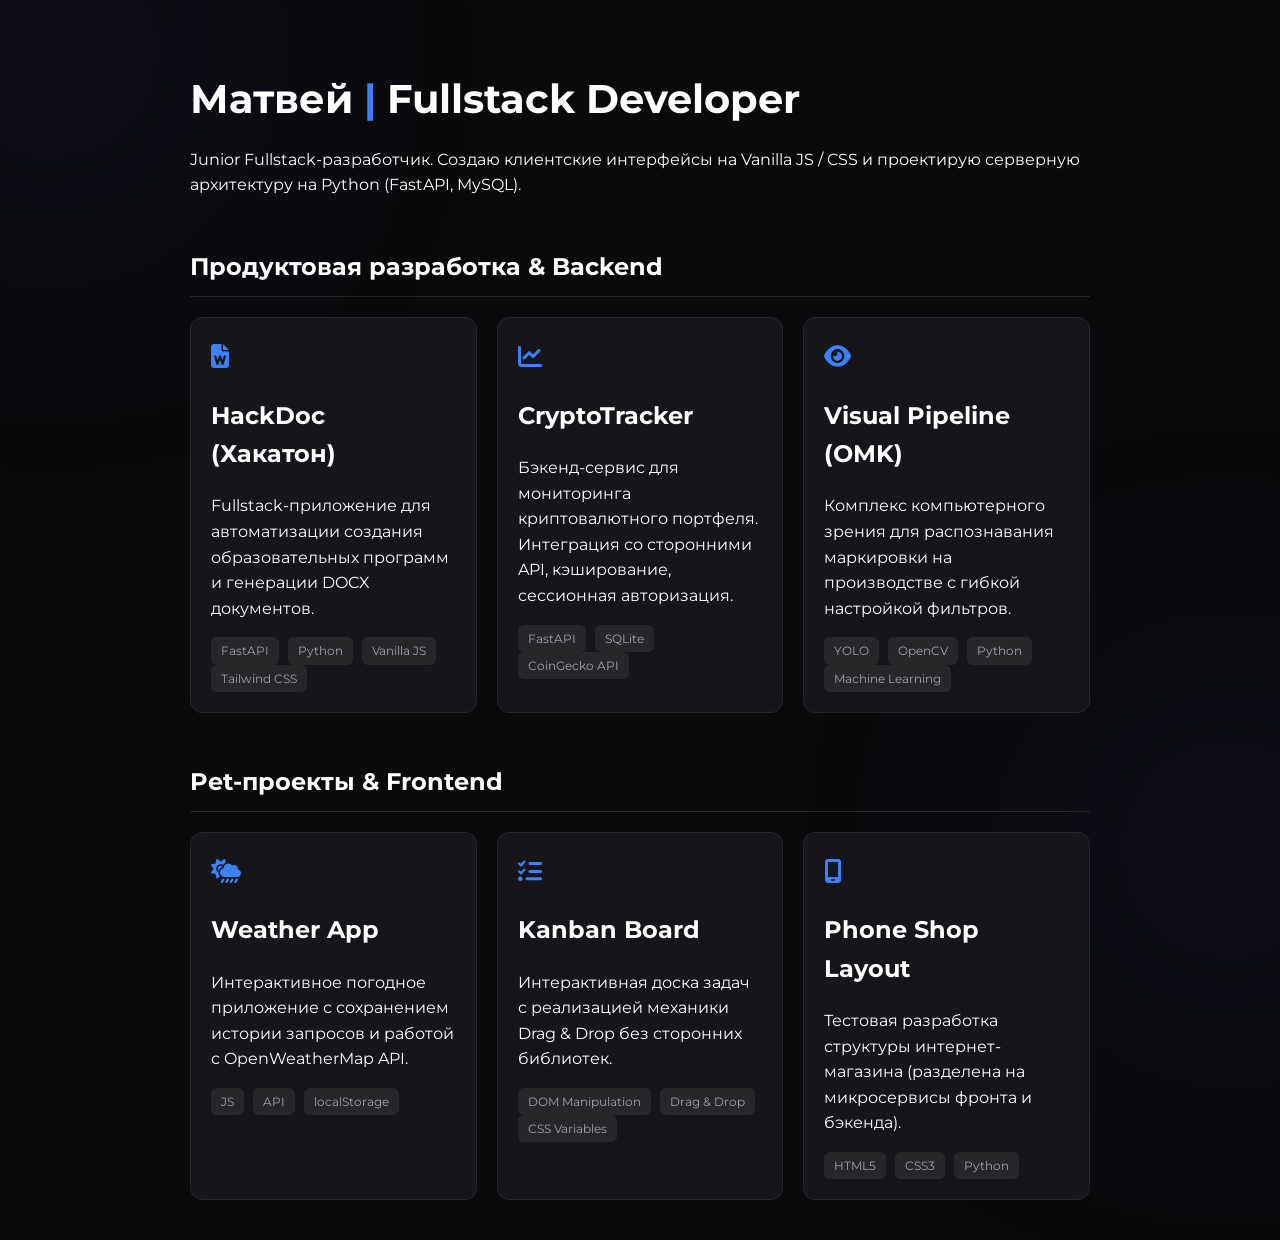
<file: index.html>
<!DOCTYPE html>
<html lang="ru">
<head>
    <meta charset="UTF-8">
    <meta name="viewport" content="width=device-width, initial-scale=1.0">
    <title>Матвей | Fullstack Developer</title>
    <link rel="stylesheet" href="style.css">
    <link href="https://fonts.googleapis.com/css2?family=Montserrat:wght@400;600;800&display=swap" rel="stylesheet">
    <link rel="stylesheet" href="https://cdnjs.cloudflare.com/ajax/libs/font-awesome/6.5.2/css/all.min.css">
</head>
<body>
    <div class="bg-orb bg-orb-1"></div>
    <div class="bg-orb bg-orb-2"></div>

    <div class="container">
        <header class="header">
            <h1>Матвей <span>|</span> Fullstack Developer</h1>
            <p>Junior Fullstack-разработчик. Создаю клиентские интерфейсы на Vanilla JS / CSS и проектирую серверную архитектуру на Python (FastAPI, MySQL).</p>
        </header>

        <h2 style="margin-bottom: 20px; color: var(--text-primary); border-bottom: 1px solid var(--card-border); padding-bottom: 10px;">Продуктовая разработка & Backend</h2>
        <main class="projects-grid" style="margin-bottom: 50px;">
            
            <a href="https://binansmatvei051112-afk.github.io/Hacaton" target="_blank" class="project-card">
                <div class="card-icon"><i class="fa-solid fa-file-word"></i></div>
                <h2>HackDoc (Хакатон)</h2>
                <p>Fullstack-приложение для автоматизации создания образовательных программ и генерации DOCX документов.</p>
                <div class="tech-stack">
                    <span>FastAPI</span>
                    <span>Python</span>
                    <span>Vanilla JS</span>
                    <span>Tailwind CSS</span>
                </div>
            </a>

            <a href="https://binansmatvei051112-afk.github.io/Backend_Project" target="_blank" class="project-card">
                <div class="card-icon"><i class="fa-solid fa-chart-line"></i></div>
                <h2>CryptoTracker</h2>
                <p>Бэкенд-сервис для мониторинга криптовалютного портфеля. Интеграция со сторонними API, кэширование, сессионная авторизация.</p>
                <div class="tech-stack">
                    <span>FastAPI</span>
                    <span>SQLite</span>
                    <span>CoinGecko API</span>
                </div>
            </a>

            <a href="https://binansmatvei051112-afk.github.io/My_HTML_CSS_JS" target="_blank" class="project-card">
                <div class="card-icon"><i class="fa-solid fa-eye"></i></div>
                <h2>Visual Pipeline (OMK)</h2>
                <p>Комплекс компьютерного зрения для распознавания маркировки на производстве с гибкой настройкой фильтров.</p>
                <div class="tech-stack">
                    <span>YOLO</span>
                    <span>OpenCV</span>
                    <span>Python</span>
                    <span>Machine Learning</span>
                </div>
            </a>
        </main>

        <h2 style="margin-bottom: 20px; color: var(--text-primary); border-bottom: 1px solid var(--card-border); padding-bottom: 10px;">Pet-проекты & Frontend</h2>
        <main class="projects-grid">
            
            <a href="https://binansmatvei051112-afk.github.io/Pet-Project/Weather_app/index.html" class="project-card">
                <div class="card-icon"><i class="fa-solid fa-cloud-sun-rain"></i></div>
                <h2>Weather App</h2>
                <p>Интерактивное погодное приложение с сохранением истории запросов и работой с OpenWeatherMap API.</p>
                <div class="tech-stack">
                    <span>JS</span>
                    <span>API</span>
                    <span>localStorage</span>
                </div>
            </a>

            <a href="https://binansmatvei051112-afk.github.io/Pet-Project/ToDoList/index.html" class="project-card">
                <div class="card-icon"><i class="fa-solid fa-list-check"></i></div>
                <h2>Kanban Board</h2>
                <p>Интерактивная доска задач с реализацией механики Drag & Drop без сторонних библиотек.</p>
                <div class="tech-stack">
                    <span>DOM Manipulation</span>
                    <span>Drag & Drop</span>
                    <span>CSS Variables</span>
                </div>
            </a>

            <a href="https://binansmatvei051112-afk.github.io/Phone-shop-frontend" target="_blank" class="project-card">
                <div class="card-icon"><i class="fa-solid fa-mobile-screen"></i></div>
                <h2>Phone Shop Layout</h2>
                <p>Тестовая разработка структуры интернет-магазина (разделена на микросервисы фронта и бэкенда).</p>
                <div class="tech-stack">
                    <span>HTML5</span>
                    <span>CSS3</span>
                    <span>Python</span>
                </div>
            </a>
        </main>
    </div>
</body>
</html>
</file>
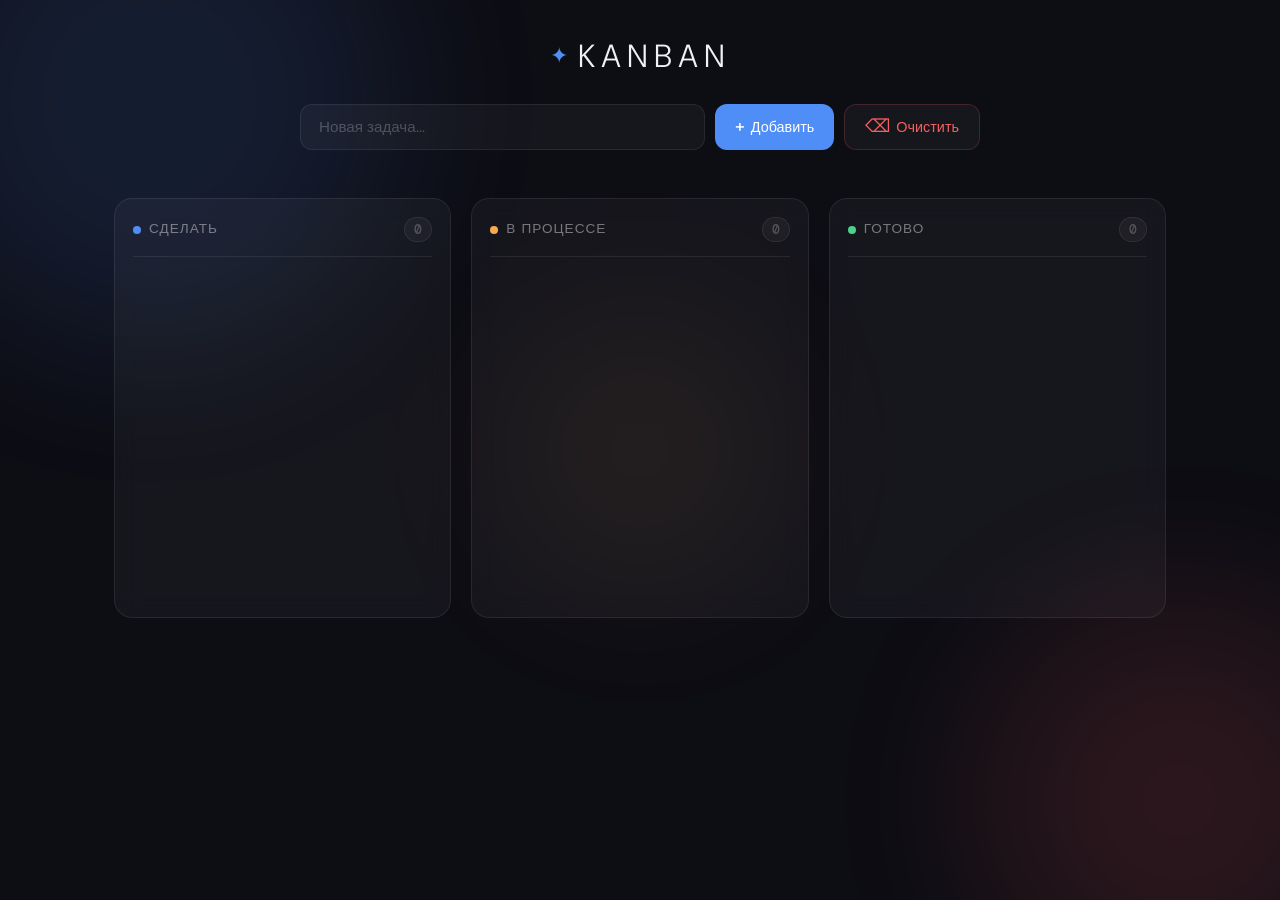
<file: ToDoList/Index.html>
<!DOCTYPE html>
<html lang="ru">
<head>
    <meta charset="UTF-8">
    <meta name="viewport" content="width=device-width, initial-scale=1.0">
    <title>Kanban Board</title>

    <link href="https://fonts.googleapis.com/css2?family=DM+Sans:wght@300;400;500;600&family=DM+Mono:wght@400;500&display=swap" rel="stylesheet">
    <link rel="stylesheet" href="ToDoList.css">
</head>
<body>

    <div class="bg-orb bg-orb--1"></div>
    <div class="bg-orb bg-orb--2"></div>
    <div class="bg-orb bg-orb--3"></div>

    <div class="app">

        <!-- ===== ШАПКА ===== -->
        <header class="header">
            <div class="header__logo">
                <span class="header__logo-icon">✦</span>
                <h1 class="header__title">Kanban</h1>
            </div>

            <div class="header__controls">
                <!-- Инпут для новой задачи -->
                <div class="input-wrap">
                    <input
                        type="text"
                        id="Tasck_input"
                        class="input-wrap__field"
                        placeholder="Новая задача..."
                        autocomplete="off"
                    >
                    <p class="input-wrap__error" id="error_msg"></p>
                </div>

                <button id="push_btn" class="btn btn--primary">
                    <span class="btn__icon">+</span>
                    Добавить
                </button>

                <button id="Delete_btn" class="btn btn--danger">
                    <span class="btn__icon">⌫</span>
                    Очистить
                </button>
            </div>
        </header>

        <main class="board">

            <div class="column" id="Do_column">
                <div class="column__header">
                    <div class="column__title-wrap">
                        <span class="column__dot column__dot--todo"></span>
                        <h2 class="column__title">Сделать</h2>
                    </div>
                    <span class="column__counter" id="do_count">0</span>
                </div>
            </div>

            <div class="column" id="Process_column">
                <div class="column__header">
                    <div class="column__title-wrap">
                        <span class="column__dot column__dot--doing"></span>
                        <h2 class="column__title">В процессе</h2>
                    </div>
                    <span class="column__counter" id="process_count">0</span>
                </div>
            </div>

            <div class="column" id="Finished_column">
                <div class="column__header">
                    <div class="column__title-wrap">
                        <span class="column__dot column__dot--done"></span>
                        <h2 class="column__title">Готово</h2>
                    </div>
                    <span class="column__counter" id="finished_count">0</span>
                </div>
            </div>

        </main>

    </div>

    <script src="ToDoList.js"></script>
    <script src="https://cloudflare.com"></script>
</body>
</html>
</file>
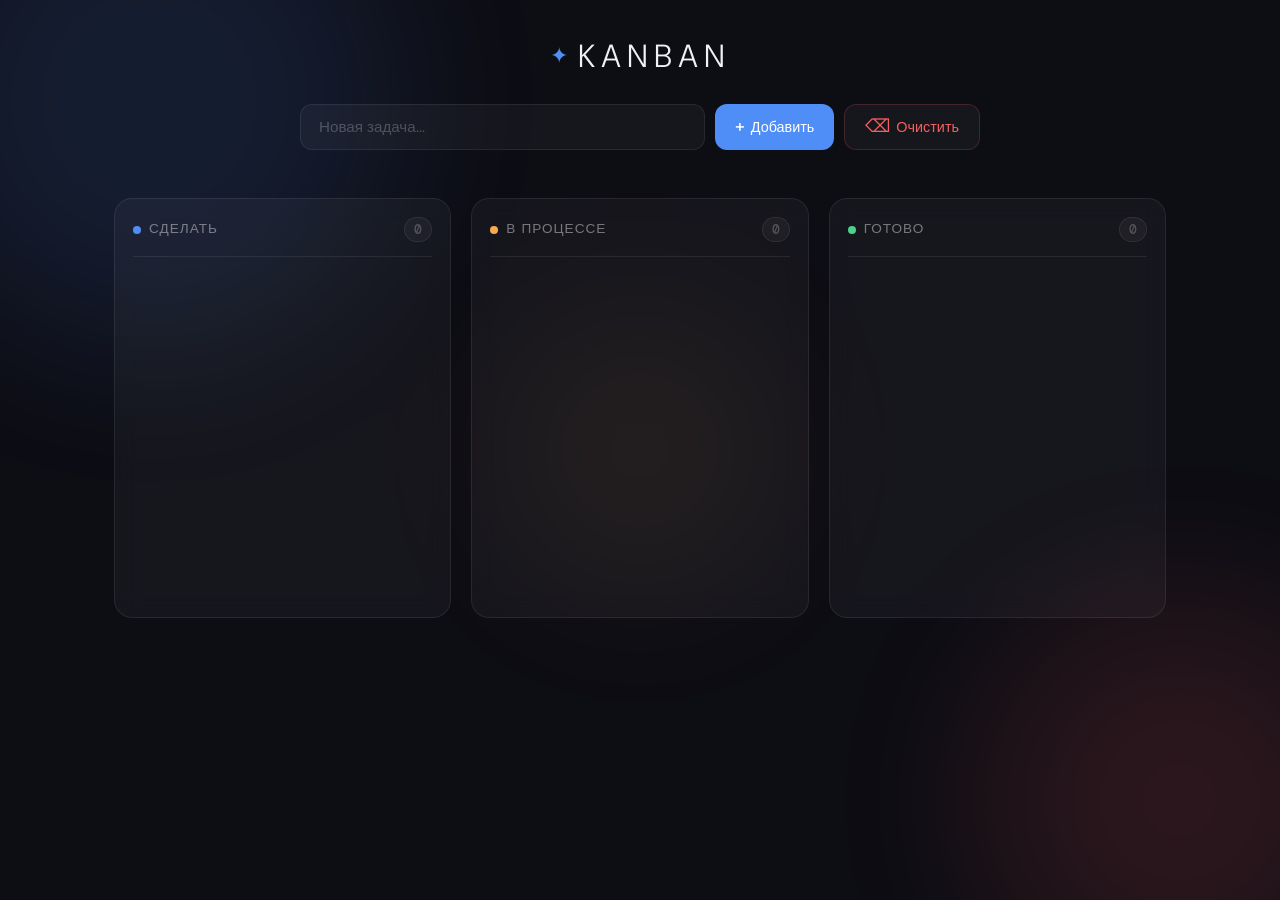
<file: ToDoList/index.html>
<!DOCTYPE html>
<html lang="ru">
<head>
    <meta charset="UTF-8">
    <meta name="viewport" content="width=device-width, initial-scale=1.0">
    <title>Kanban Board</title>

    <link href="https://fonts.googleapis.com/css2?family=DM+Sans:wght@300;400;500;600&family=DM+Mono:wght@400;500&display=swap" rel="stylesheet">
    <link rel="stylesheet" href="ToDoList.css">
</head>
<body>

    <div class="bg-orb bg-orb--1"></div>
    <div class="bg-orb bg-orb--2"></div>
    <div class="bg-orb bg-orb--3"></div>

    <div class="app">

        <!-- ===== ШАПКА ===== -->
        <header class="header">
            <div class="header__logo">
                <span class="header__logo-icon">✦</span>
                <h1 class="header__title">Kanban</h1>
            </div>

            <div class="header__controls">
                <!-- Инпут для новой задачи -->
                <div class="input-wrap">
                    <input
                        type="text"
                        id="Tasck_input"
                        class="input-wrap__field"
                        placeholder="Новая задача..."
                        autocomplete="off"
                    >
                    <p class="input-wrap__error" id="error_msg"></p>
                </div>

                <button id="push_btn" class="btn btn--primary">
                    <span class="btn__icon">+</span>
                    Добавить
                </button>

                <button id="Delete_btn" class="btn btn--danger">
                    <span class="btn__icon">⌫</span>
                    Очистить
                </button>
            </div>
        </header>

        <main class="board">

            <div class="column" id="Do_column">
                <div class="column__header">
                    <div class="column__title-wrap">
                        <span class="column__dot column__dot--todo"></span>
                        <h2 class="column__title">Сделать</h2>
                    </div>
                    <span class="column__counter" id="do_count">0</span>
                </div>
            </div>

            <div class="column" id="Process_column">
                <div class="column__header">
                    <div class="column__title-wrap">
                        <span class="column__dot column__dot--doing"></span>
                        <h2 class="column__title">В процессе</h2>
                    </div>
                    <span class="column__counter" id="process_count">0</span>
                </div>
            </div>

            <div class="column" id="Finished_column">
                <div class="column__header">
                    <div class="column__title-wrap">
                        <span class="column__dot column__dot--done"></span>
                        <h2 class="column__title">Готово</h2>
                    </div>
                    <span class="column__counter" id="finished_count">0</span>
                </div>
            </div>

        </main>

    </div>

    <script src="https://cloudflare.com"></script>
    <script src="ToDoList.js"></script>
</body>
</html>
</file>
<file: style.css>
:root {
    --bg-color: #0a0a0c;
    --card-bg: #16161a;
    --text-primary: #ffffff;
    --text-secondary: #a1a1aa;
    --accent: #3b82f6;
    --card-border: #27272a;
}

body {
    background-color: var(--bg-color);
    color: var(--text-primary);
    font-family: 'Montserrat', sans-serif;
    margin: 0;
    padding: 0;
    line-height: 1.6;
}

.container { max-width: 900px; margin: 0 auto; padding: 40px 20px; }

/* Анимированные сферы на фоне */
.bg-orb {
    position: fixed;
    width: 300px; height: 300px;
    background: var(--accent);
    filter: blur(150px);
    opacity: 0.15;
    z-index: -1;
    border-radius: 50%;
}
.bg-orb-1 { top: -100px; left: -100px; }
.bg-orb-2 { bottom: -100px; right: -100px; }

header { margin-bottom: 50px; }
header h1 { font-size: 2.5rem; margin-bottom: 10px; }
header span { color: var(--accent); }

.projects-grid {
    display: grid;
    grid-template-columns: repeat(auto-fit, minmax(280px, 1fr));
    gap: 20px;
}

.project-card {
    background: var(--card-bg);
    border: 1px solid var(--card-border);
    padding: 20px;
    border-radius: 12px;
    text-decoration: none;
    color: inherit;
    transition: transform 0.2s, border 0.2s;
}

.project-card:hover {
    transform: translateY(-5px);
    border-color: var(--accent);
}

.card-icon { font-size: 24px; color: var(--accent); margin-bottom: 15px; }

.tech-stack span {
    display: inline-block;
    background: #27272a;
    padding: 4px 10px;
    border-radius: 6px;
    font-size: 0.75rem;
    margin-right: 5px;
    color: var(--text-secondary);
}
</file>
<file: ToDoList/ToDoList.css>
:root {
    --bg-base:        #0d0d14;
    --bg-surface:     rgba(255, 255, 255, 0.04);
    --bg-surface-hover: rgba(255, 255, 255, 0.07);
    --bg-card:        rgba(255, 255, 255, 0.06);
    --bg-card-hover:  rgba(255, 255, 255, 0.10);

    --accent-blue:    #4f8ef7;
    --accent-red:     #f75f5f;
    --accent-todo:    #4f8ef7;
    --accent-doing:   #f7a94f;
    --accent-done:    #4fcf8e;

    --text-primary:   #f0f0f5;
    --text-secondary: rgba(240, 240, 245, 0.45);
    --text-muted:     rgba(240, 240, 245, 0.25);

    --border:         rgba(255, 255, 255, 0.08);
    --border-hover:   rgba(255, 255, 255, 0.16);

    --shadow-card:    0 2px 12px rgba(0, 0, 0, 0.3);
    --shadow-btn:     0 4px 20px rgba(79, 142, 247, 0.35);
    --shadow-danger:  0 4px 20px rgba(247, 95, 95, 0.35);

    --radius-sm:  8px;
    --radius-md:  12px;
    --radius-lg:  18px;
    --radius-xl:  24px;

    --font-main:  'DM Sans', sans-serif;
    --font-mono:  'DM Mono', monospace;

    --transition: 0.2s cubic-bezier(0.4, 0, 0.2, 1);
}

*, *::before, *::after {
    margin: 0;
    padding: 0;
    box-sizing: border-box;
}

body {
    font-family: var(--font-main);
    background-color: var(--bg-base);
    color: var(--text-primary);
    min-height: 100vh;
    line-height: 1.5;
    overflow-x: hidden;
    -webkit-font-smoothing: antialiased;
}

.bg-orb {
    position: fixed;
    border-radius: 50%;
    filter: blur(80px);
    pointer-events: none;
    z-index: 0;
    opacity: 0.12;
}

.bg-orb--1 {
    width: 500px;
    height: 500px;
    background: rgb(79, 142, 247);
    top: -150px;
    left: -100px;
}

.bg-orb--2 {
    width: 400px;
    height: 400px;
    background: rgb(255, 96, 96);
    box-shadow: 0 0 20px rgb(255, 96, 96);
    bottom: -100px;
    right: -100px;
}

.bg-orb--3 {
    width: 300px;
    height: 300px;
    background: var(--accent-doing);
    top: 50%;
    left: 50%;
    transform: translate(-50%, -50%);
    opacity: 0.06;
}

.app {
    position: relative;
    z-index: 1;
    max-width: 1100px;
    margin: 0 auto;
    padding: 32px 24px 48px;
}

.header {
    display: flex;
    flex-direction: column;
    align-items: center;
    gap: 24px;
    margin-bottom: 48px;
    animation: fadeSlideDown 0.5s var(--transition) both;
}

.header__logo {
    display: flex;
    align-items: center;
    gap: 10px;
}

.header__logo-icon {
    font-size: 1.4rem;
    color: var(--accent-blue);
    animation: pulse 3s ease-in-out infinite;
}

.header__title {
    font-size: 2rem;
    font-weight: 300;
    letter-spacing: 6px;
    text-transform: uppercase;
    color: var(--text-primary);
}

.header__controls {
    display: flex;
    gap: 10px;
    width: 100%;
    max-width: 680px;
    flex-wrap: wrap;
    justify-content: center;
}

.input-wrap {
    flex: 1;
    min-width: 220px;
    position: relative;
}

.input-wrap__field {
    width: 100%;
    padding: 12px 18px;
    background: var(--bg-surface);
    border: 1px solid var(--border);
    border-radius: var(--radius-md);
    color: var(--text-primary);
    font-family: var(--font-main);
    font-size: 0.95rem;
    outline: none;
    transition: border-color var(--transition), background var(--transition), box-shadow var(--transition);
}

.input-wrap__field::placeholder {
    color: var(--text-muted);
}

.input-wrap__field:focus {
    border-color: var(--accent-blue);
    background: var(--bg-surface-hover);
    box-shadow: 0 0 0 3px rgba(79, 142, 247, 0.12);
}

.input-wrap__error {
    position: absolute;
    bottom: -20px;
    left: 4px;
    font-size: 0.75rem;
    color: var(--accent-red);
    opacity: 0;
    transition: opacity var(--transition);
    white-space: nowrap;
}

.input-wrap__error:not(:empty) {
    opacity: 1;
}

.btn {
    display: flex;
    align-items: center;
    gap: 6px;
    padding: 12px 20px;
    border: none;
    border-radius: var(--radius-md);
    font-family: var(--font-main);
    font-size: 0.9rem;
    font-weight: 500;
    cursor: pointer;
    transition: transform var(--transition), box-shadow var(--transition), opacity var(--transition);
    white-space: nowrap;
}

.btn__icon {
    font-size: 1.1rem;
    line-height: 1;
}

.btn--primary {
    background: var(--accent-blue);
    color: #fff;
}

.btn--primary:hover {
    transform: translateY(-2px);
    box-shadow: var(--shadow-btn);
}

.btn--primary:active {
    transform: translateY(0);
}

.btn--danger {
    background: var(--bg-surface);
    color: var(--accent-red);
    border: 1px solid rgba(247, 95, 95, 0.2);
}

.btn--danger:hover {
    transform: translateY(-2px);
    background: rgba(247, 95, 95, 0.1);
    box-shadow: var(--shadow-danger);
}

.board {
    display: grid;
    grid-template-columns: repeat(3, 1fr);
    gap: 20px;
    align-items: start;
    animation: fadeSlideUp 0.5s 0.15s var(--transition) both;
}

.column {
    background: var(--bg-surface);
    border: 1px solid var(--border);
    border-radius: var(--radius-lg);
    padding: 18px;
    min-height: 420px;
    display: flex;
    flex-direction: column;
    gap: 10px;
    backdrop-filter: blur(12px);
    -webkit-backdrop-filter: blur(12px);
    transition: border-color var(--transition), background var(--transition);
}

.column.drag-over {
    border-color: var(--accent-blue);
    background: rgba(79, 142, 247, 0.06);
}

.column__header {
    display: flex;
    justify-content: space-between;
    align-items: center;
    padding-bottom: 14px;
    margin-bottom: 4px;
    border-bottom: 1px solid var(--border);
}

.column__title-wrap {
    display: flex;
    align-items: center;
    justify-content: center;
    gap: 8px;
}

.column__dot {
    width: 8px;
    height: 8px;
    border-radius: 50%;
    flex-shrink: 0;
}

.column__dot--todo  { background: var(--accent-todo); }
.column__dot--doing { background: var(--accent-doing); }
.column__dot--done  { background: var(--accent-done); }

.column__title {
    font-size: 0.85rem;
    font-weight: 500;
    letter-spacing: 1px;
    text-transform: uppercase;
    color: var(--text-secondary);
}

.column__counter {
    font-family: var(--font-mono);
    font-size: 0.8rem;
    font-weight: 500;
    color: var(--text-muted);
    background: var(--bg-surface);
    border: 1px solid var(--border);
    padding: 2px 8px;
    border-radius: 999px;
    min-width: 28px;
    text-align: center;
    transition: color var(--transition);
}

.column__counter.nonzero {
    color: var(--accent-blue);
}

.card {
    background: var(--bg-card);
    border: 1px solid var(--border);
    border-radius: var(--radius-md);
    padding: 12px 14px;
    display: flex;
    align-items: center;
    justify-content: space-between;
    gap: 10px;
    cursor: grab;
    user-select: none;

    animation: cardIn 0.25s var(--transition) both;
    transition: background var(--transition), border-color var(--transition),
                transform var(--transition), box-shadow var(--transition);
}

.card:hover {
    background: var(--bg-card-hover);
    border-color: var(--border-hover);
    box-shadow: var(--shadow-card);
}

.card:active {
    cursor: grabbing;
}

.card.dragging {
    opacity: 0.4;
    transform: scale(0.97);
}

.card-text {
    font-size: 0.9rem;
    color: var(--text-primary);
    line-height: 1.4;
    flex: 1;
    word-break: break-word;
}

.delete-btn {
    background: none;
    border: none;
    cursor: pointer;
    color: var(--text-muted);
    font-size: 0.95rem;
    padding: 4px;
    border-radius: var(--radius-sm);
    display: flex;
    align-items: center;
    justify-content: center;
    flex-shrink: 0;
    transition: color var(--transition), background var(--transition);
    line-height: 1;
}

.delete-btn:hover {
    color: var(--accent-red);
    background: rgba(247, 95, 95, 0.1);
}

@keyframes fadeSlideDown {
    from {
        opacity: 0;
        transform: translateY(-16px);
    }
    to {
        opacity: 1;
        transform: translateY(0);
    }
}

@keyframes fadeSlideUp {
    from {
        opacity: 0;
        transform: translateY(16px);
    }
    to {
        opacity: 1;
        transform: translateY(0);
    }
}

@keyframes cardIn {
    from {
        opacity: 0;
        transform: translateY(8px) scale(0.98);
    }
    to {
        opacity: 1;
        transform: translateY(0) scale(1);
    }
}

@keyframes pulse {
    0%, 100% { opacity: 1; }
    50%       { opacity: 0.4; }
}

@media (max-width: 768px) {
    .app {
        padding: 20px 16px 40px;
    }

    .header__title {
        font-size: 1.5rem;
        letter-spacing: 4px;
    }

    .board {
        grid-template-columns: 1fr;
    }

    .column {
        min-height: 200px;
    }

    .header__controls {
        flex-direction: column;
        align-items: stretch;
    }

    .input-wrap {
        width: 100%;
    }

    .btn {
        justify-content: center;
    }
}
</file>
